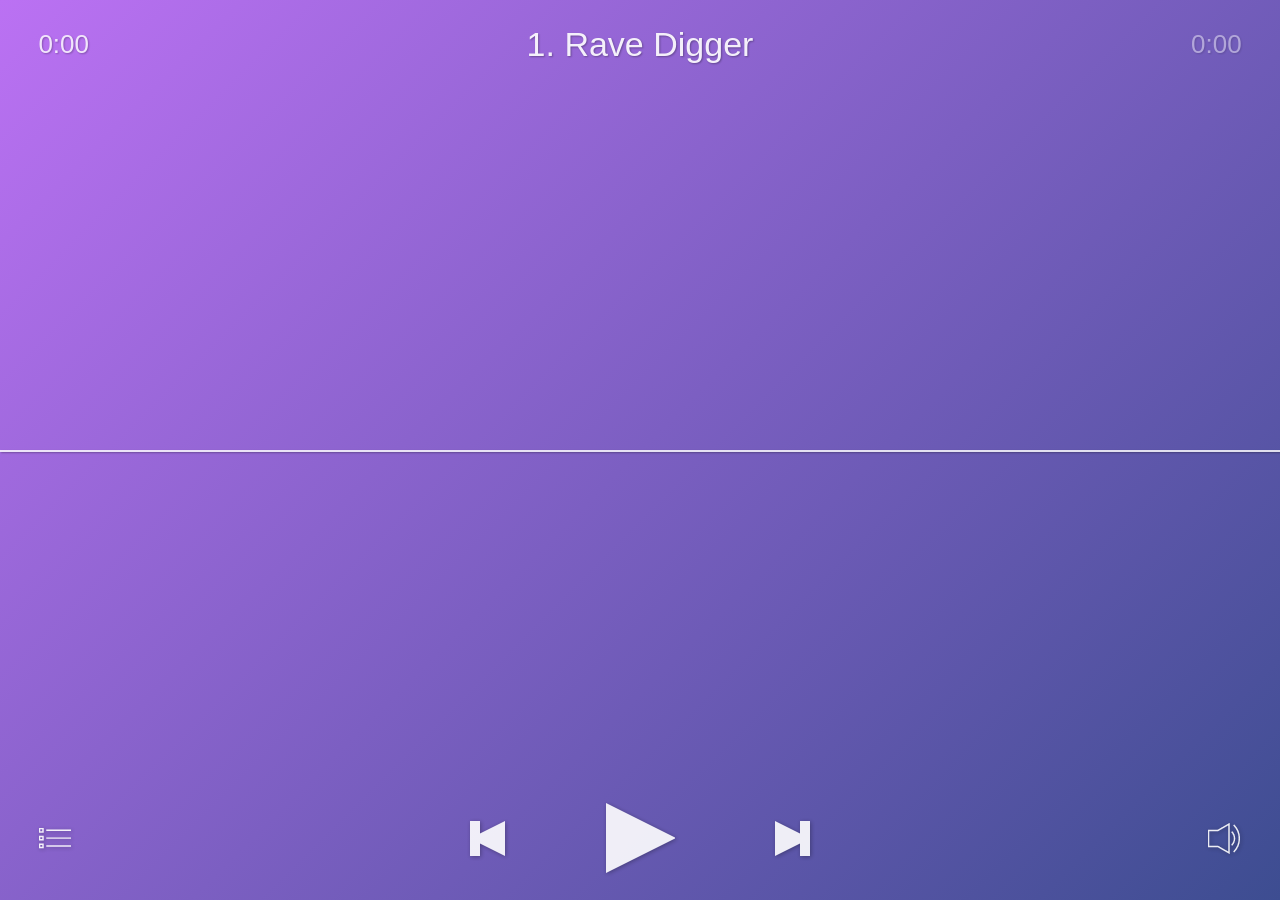
<file: player/index.html>
<!doctype html>
<html lang="en">
<head>
  <meta charset="utf-8">
  <meta name="viewport" content="user-scalable=no">
  <title>Howler.js Audio Player</title>
  <link rel="stylesheet" href="./styles.css">
</head>
<body>
  <!-- Top Info -->
  <div id="title">
    <span id="track"></span>
    <div id="timer">0:00</div>
    <div id="duration">0:00</div>
  </div>

  <!-- Controls -->
  <div class="controlsOuter">
    <div class="controlsInner">
      <div id="loading"></div>
      <div class="btn" id="playBtn"></div>
      <div class="btn" id="pauseBtn"></div>
      <div class="btn" id="prevBtn"></div>
      <div class="btn" id="nextBtn"></div>
    </div>
    <div class="btn" id="playlistBtn"></div>
    <div class="btn" id="volumeBtn"></div>
  </div>

  <!-- Progress -->
  <div id="waveform"></div>
  <div id="bar"></div>
  <div id="progress"></div>

  <!-- Playlist -->
  <div id="playlist">
    <div id="list"></div>
  </div>

  <!-- Volume -->
  <div id="volume" class="fadeout">
    <div id="barFull" class="bar"></div>
    <div id="barEmpty" class="bar"></div>
    <div id="sliderBtn"></div>
  </div>

  <!-- Scripts -->
  <script src="./howler.min.core.js"></script>
  <script src="./siriwave.js"></script>
  <script src="./player.js"></script>
</body>
</html>
</file>
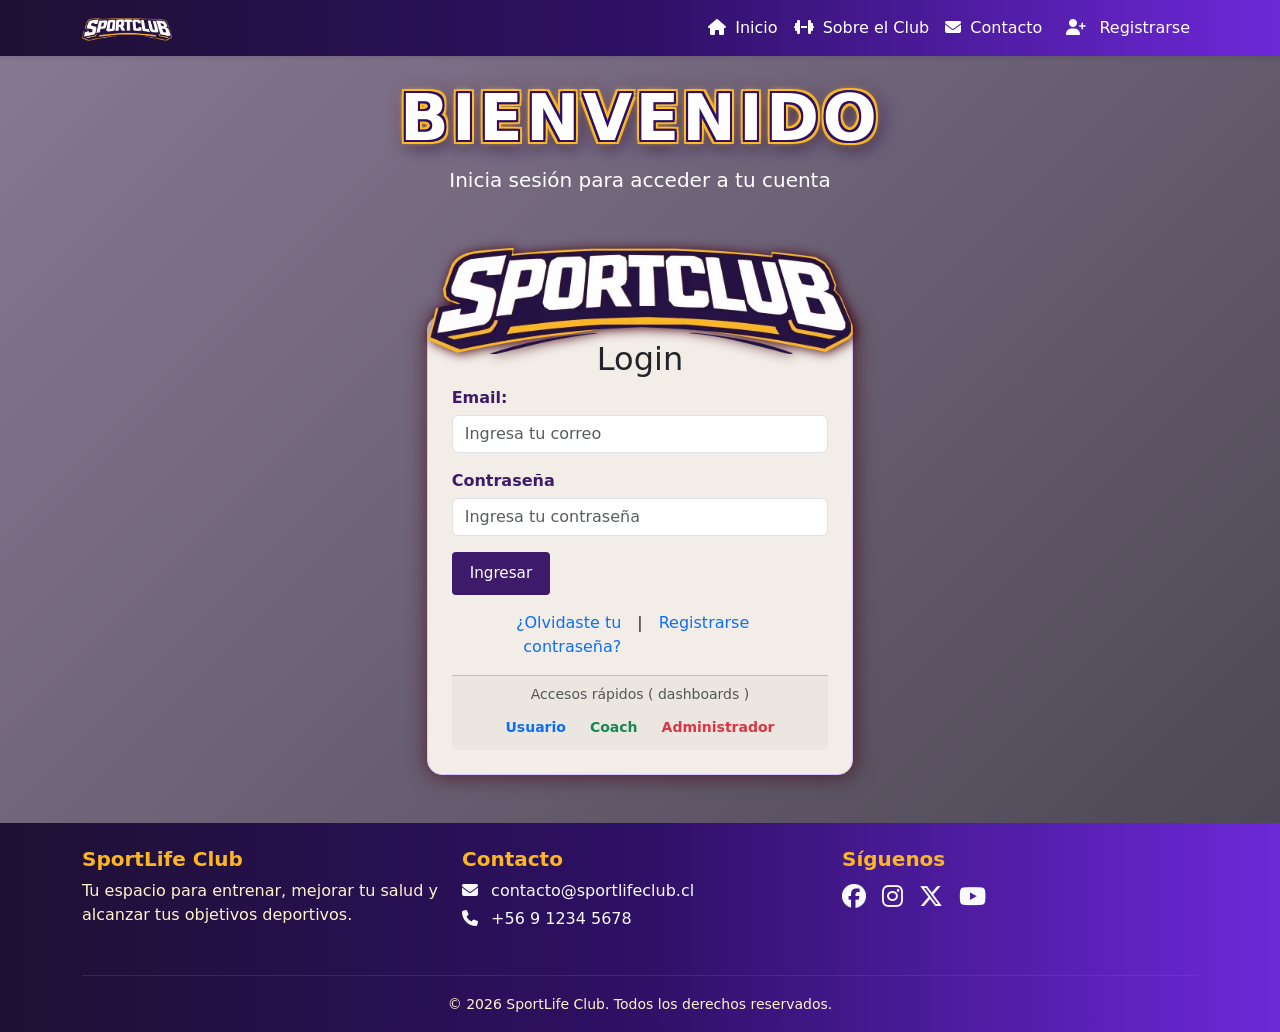
<file: auth/login.html>
<!DOCTYPE html>
<html lang="en">

<head>
  <meta charset="UTF-8">
  <meta name="viewport" content="width=device-width, initial-scale=1.0">
  <link rel="stylesheet" href="https://cdn.jsdelivr.net/npm/bootstrap@5.3.8/dist/css/bootstrap.min.css">
  <link rel="stylesheet" href="../assets/css/global.css">
  <link rel="stylesheet" href="../assets/css/index.css">
  <link rel="stylesheet" href="../assets/css/auth.css">
  <link rel="stylesheet" href="https://cdnjs.cloudflare.com/ajax/libs/font-awesome/6.7.2/css/all.min.css">
  <title>Login</title>
</head>

<body class="d-flex flex-column min-vh-100" id="login-body">

  <header class="sticky-top shadow-sm mb-0 navbar-index">
    <nav class="navbar navbar-expand-lg container">
      <div class="container-fluid">
        <a class="navbar-brand" href="../index.html">
          <img src="../assets/images/logo.webp" alt="logo de la compañia" width="90">
        </a>

        <button class="navbar-toggler" type="button" data-bs-toggle="collapse" data-bs-target="#navbarNav"
          aria-controls="navbarNav" aria-expanded="false" aria-label="Toggle navigation">
          <span class="navbar-toggler-icon"></span>
        </button>

        <div class="collapse navbar-collapse" id="navbarNav">
          <ul class="navbar-nav ms-auto align-items-lg-center">
            <li class="nav-item">
              <a class="nav-link" href="../index.html#">
                <i class="fa-solid fa-house me-1"></i>
                Inicio
              </a>
            </li>

            <li class="nav-item">
              <a class="nav-link" href="../index.html#sobre-el-club">
                <i class="fa-solid fa-dumbbell me-1"></i>
                Sobre el Club
              </a>
            </li>

            <li class="nav-item">
              <a class="nav-link" href="#contacto">
                <i class="fa-solid fa-envelope me-1"></i>
                Contacto
              </a>
            </li>

            <li class="nav-item ms-lg-2">
              <a class="nav-link" href="register.html">
                <i class="fa-solid fa-user-plus me-2"></i>
                Registrarse
              </a>
            </li>
          </ul>
        </div>
      </div>
    </nav>
  </header>

  <main class="flex-grow-1 flex-grow-1 d-flex align-items-center justify-content-center flex-column">
    <div class="container-fluid py-4 mb-5 text-white">
      <div class="container text-center">
        <h3 class="fw-bold display-3 text-uppercase welcome-title">
          Bienvenido
        </h3>
        <p class="mb-0 fs-5">Inicia sesión para acceder a tu cuenta</p>
      </div>
    </div>
    <form action="../dashboards/user.html"
      class="position-relative col-12 col-md-6 col-xl-4 col-xxl-3 card p-4 mt-5 shadow-border"
      style="--bs-card-bg: #f2ede7" id="login" method="get">
      <img src="../assets/images/logo.webp" alt="logo de la compañia" id="auth-brand" class="position-absolute start-50"
        style="top: -15px; transform: translate(-50%, -50%)">
      <h2 class="card-title text-center">Login</h2>
      <div class="input-box">
        <label for="correo">Email:</label>
        <input type="email" name="correo" id="correo" placeholder="Ingresa tu correo" class="form-control">
      </div>
      <div class="input-box">
        <label for="contrasenia">Contraseña</label>
        <input type="password" name="contrasenia" id="contrasenia" placeholder="Ingresa tu contraseña"
          class="form-control">
      </div>
      <div class="submit-box">
        <button type="submit">Ingresar</button>
      </div>
      <div class="my-3 d-grid" style="grid-template-columns: 1fr auto 1fr;">
        <a href="#" class="text-end text-decoration-none pe-3">
          ¿Olvidaste tu contraseña?
        </a>

        <span class="text-center">|</span>

        <a href="register.html" class="text-start text-decoration-none ps-3">
          Registrarse
        </a>
      </div>
      <div class="card-footer text-center">
        <small class="text-muted d-block mb-2">
          Accesos rápidos ( dashboards )
        </small>
        <div class="d-flex justify-content-center gap-2">
          <a href="../dashboards/user.html" class="btn btn-outline-primary btn-sm">
            Usuario
          </a>
          <a href="../dashboards/coach.html" class="btn btn-outline-success btn-sm">
            Coach
          </a>

          <a href="../dashboards/admin.html" class="btn btn-outline-danger btn-sm">
            Administrador
          </a>
        </div>
      </div>
    </form>

  </main>

  <footer class="bg-dark text-light pt-4 pb-3 mt-5" id="contacto">
    <div class="container">
      <div class="row">

        <div class="col-md-4 mb-3">
          <h5 class="fw-bold">SportLife Club</h5>
          <p style="color: var(--bs-warning-bg-subtle);">
            Tu espacio para entrenar, mejorar tu salud y alcanzar tus objetivos deportivos.
          </p>
        </div>
        <div class="col-md-4 mb-3">
          <h5 class="fw-bold">Contacto</h5>
          <p class="mb-1">
            <i class="fa-solid fa-envelope me-2"></i>
            contacto@sportlifeclub.cl
          </p>
          <p class="mb-0">
            <i class="fa-solid fa-phone me-2"></i>
            +56 9 1234 5678
          </p>
        </div>

        <div class="col-md-4 mb-3">
          <h5 class="fw-bold">Síguenos</h5>
          <div class="d-flex gap-3 fs-4">
            <a href="javascript:void(0)" class="text-light">
              <i class="fa-brands fa-facebook"></i>
            </a>
            <a href="javascript:void(0)" class="text-light">
              <i class="fa-brands fa-instagram"></i>
            </a>
            <a href="javascript:void(0)" class="text-light">
              <i class="fa-brands fa-x-twitter"></i>
            </a>
            <a href="javascript:void(0)" class="text-light">
              <i class="fa-brands fa-youtube"></i>
            </a>
          </div>
        </div>

      </div>

      <hr class="border-secondary">

      <div class="text-center" style="color: var(--bs-warning-bg-subtle);">
        <small>
          &copy; 2026 SportLife Club. Todos los derechos reservados.
        </small>
      </div>
    </div>
  </footer>
  <script src="https://cdn.jsdelivr.net/npm/bootstrap@5.3.8/dist/js/bootstrap.min.js"></script>
</body>

</html>
</file>
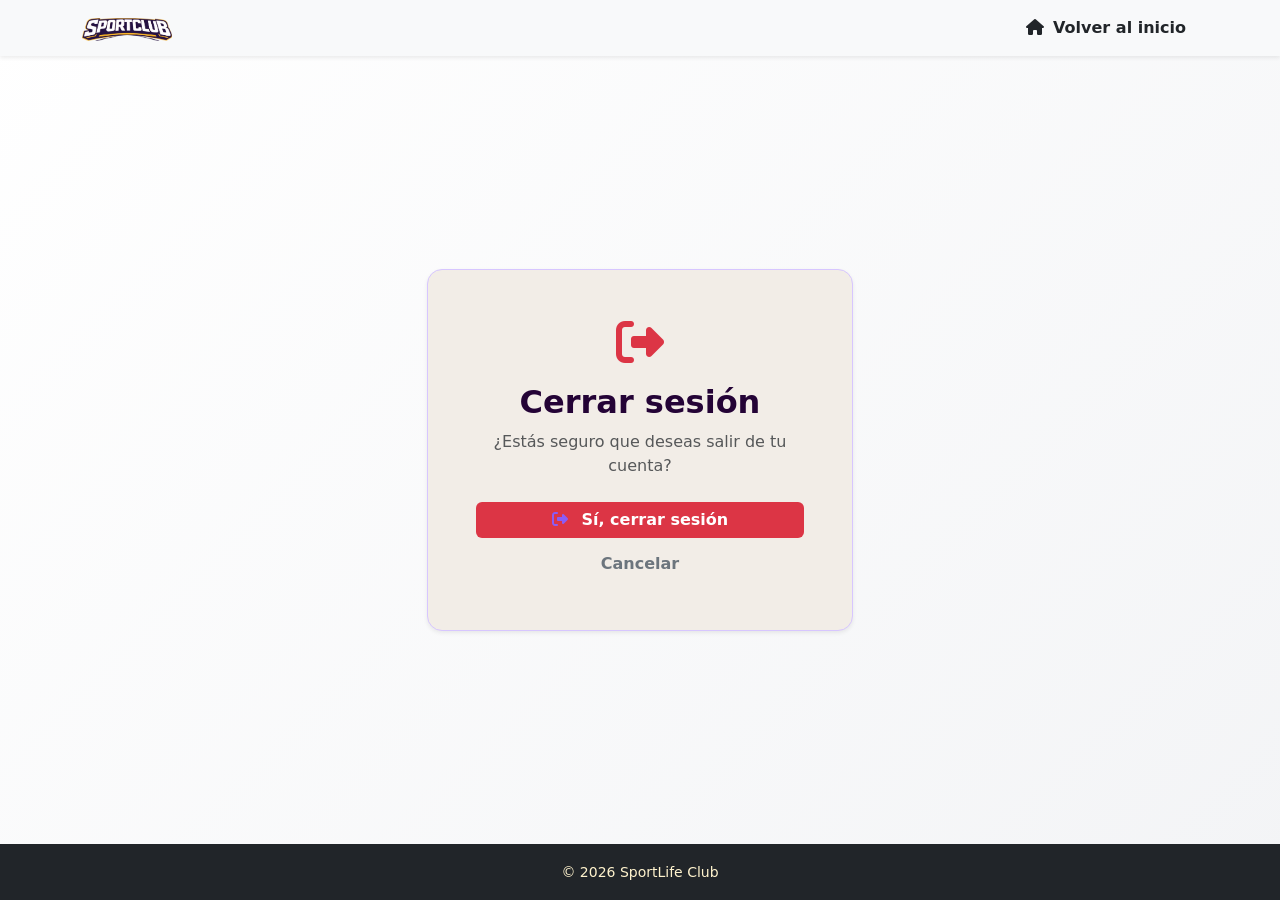
<file: auth/logout.html>
<!DOCTYPE html>
<html lang="en">

<head>
  <meta charset="UTF-8">
  <meta name="viewport" content="width=device-width, initial-scale=1.0">

  <link rel="stylesheet" href="https://cdn.jsdelivr.net/npm/bootstrap@5.3.8/dist/css/bootstrap.min.css">
  <link rel="stylesheet" href="../assets/css/global.css">
  <link rel="stylesheet" href="../assets/css/auth.css">
  <link rel="stylesheet" href="https://cdnjs.cloudflare.com/ajax/libs/font-awesome/6.7.2/css/all.min.css">

  <title>Cerrar sesión</title>
</head>

<body class="d-flex flex-column min-vh-100">

  <!-- HEADER -->
  <header class="bg-body-tertiary sticky-top shadow-sm mb-0">
    <nav class="navbar navbar-expand-lg bg-body-tertiary container">
      <div class="container-fluid">

        <a class="navbar-brand" href="../index.html">
          <img src="../assets/images/logo.webp" alt="logo de la compañia" width="90">
        </a>

        <div class="ms-auto">
          <a class="btn btn-outline-dark" href="../index.html">
            <i class="fa-solid fa-house me-1"></i>
            Volver al inicio
          </a>
        </div>

      </div>
    </nav>
  </header>

  <!-- MAIN -->
  <main class="flex-grow-1 d-flex align-items-center justify-content-center">

    <div class="card p-5 text-center col-12 col-md-6 col-lg-4 shadow-sm"
      style="--bs-card-bg: #f2ede7">

      <div class="mb-3">
        <i class="fa-solid fa-right-from-bracket fa-3x text-danger"></i>
      </div>

      <h2 class="fw-bold">Cerrar sesión</h2>

      <p class="text-muted mb-4">
        ¿Estás seguro que deseas salir de tu cuenta?
      </p>

      <div class="d-grid gap-2">

        <a href="../index.html" class="btn btn-danger">
          <i class="fa-solid fa-right-from-bracket me-2"></i>
          Sí, cerrar sesión
        </a>

        <a href="../dashboards/user.html" class="btn btn-outline-secondary">
          Cancelar
        </a>

      </div>

    </div>

  </main>

  <!-- FOOTER -->
  <footer class="bg-dark text-light py-3 mt-auto text-center">
    <small style="color: var(--bs-warning-bg-subtle);">
      &copy; 2026 SportLife Club
    </small>
  </footer>

  <script src="https://cdn.jsdelivr.net/npm/bootstrap@5.3.8/dist/js/bootstrap.bundle.min.js"></script>
</body>

</html>
</file>
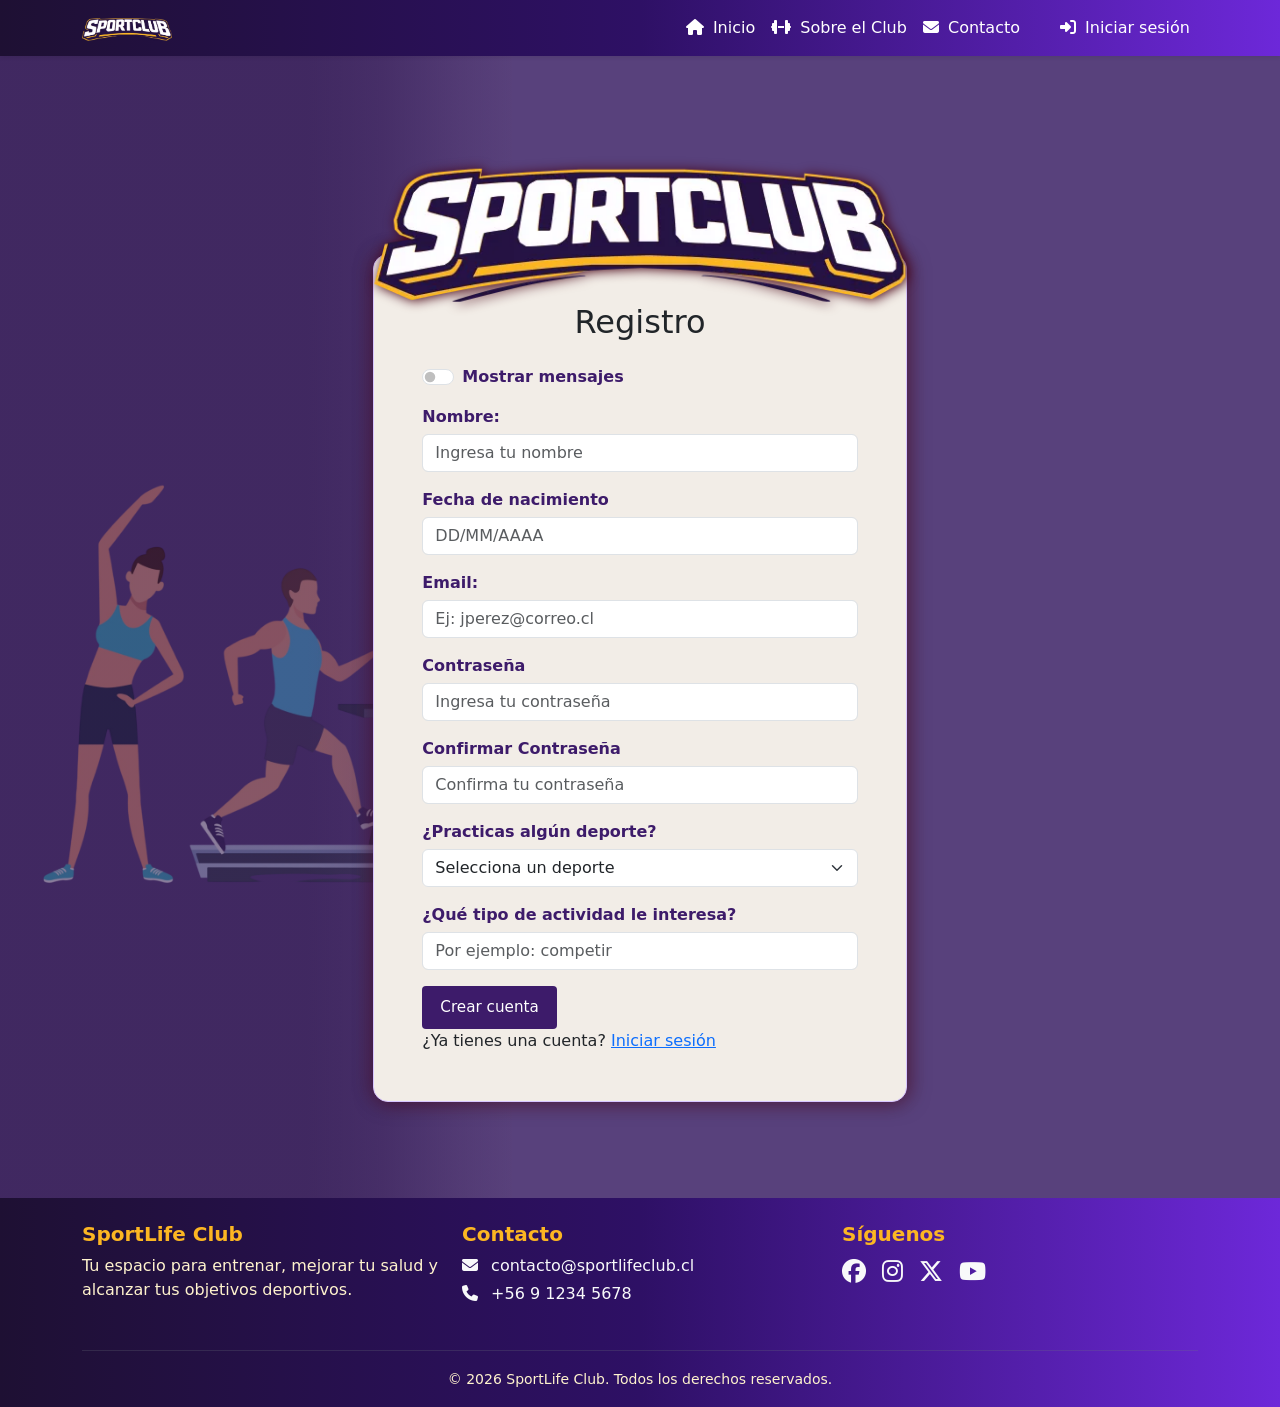
<file: auth/register.html>
<!DOCTYPE html>
<html lang="es|">

<head>
  <meta charset="UTF-8">
  <meta name="viewport" content="width=device-width, initial-scale=1.0">
  <link rel="stylesheet" href="https://cdn.jsdelivr.net/npm/bootstrap@5.3.8/dist/css/bootstrap.min.css">
  <link rel="stylesheet" href="../assets/css/global.css">
  <link rel="stylesheet" href="../assets/css/index.css">
  <link rel="stylesheet" href="../assets/css/auth.css">
  <link rel="stylesheet" href="https://cdnjs.cloudflare.com/ajax/libs/font-awesome/6.7.2/css/all.min.css">
  <title>Registro | SportLife</title>
</head>

<body class="d-flex flex-column min-vh-100" id="register-body">
  <header class="sticky-top shadow-sm navbar-index" style="margin-bottom: 150px !important;">
    <nav class="navbar navbar-expand-lg container">
      <div class="container-fluid">
        <a class="navbar-brand" href="../index.html">
          <img src="../assets/images/logo.webp" alt="logo de la compañia" width="90">
        </a>

        <button class="navbar-toggler" type="button" data-bs-toggle="collapse" data-bs-target="#navbarNav"
          aria-controls="navbarNav" aria-expanded="false" aria-label="Toggle navigation">
          <span class="navbar-toggler-icon"></span>
        </button>

        <div class="collapse navbar-collapse" id="navbarNav">
          <ul class="navbar-nav ms-auto align-items-lg-center">
            <li class="nav-item">
              <a class="nav-link" href="../index.html#">
                <i class="fa-solid fa-house me-1"></i>
                Inicio
              </a>
            </li>

            <li class="nav-item">
              <a class="nav-link" href="../index.html#sobre-el-club">
                <i class="fa-solid fa-dumbbell me-1"></i>
                Sobre el Club
              </a>
            </li>

            <li class="nav-item">
              <a class="nav-link" href="#contacto">
                <i class="fa-solid fa-envelope me-1"></i>
                Contacto
              </a>
            </li>
            <li class="nav-item ms-lg-4">
              <a class="nav-link" href="./login.html">
                <i class="fa-solid fa-right-to-bracket me-1"></i>
                Iniciar sesión
              </a>
            </li>
          </ul>
        </div>
      </div>
    </nav>
  </header>
  <main class="py-5">

    <div class="position-relative col-12 col-md-6 col-xl-5 col-xxl-4 card p-3 pt-4 p-xl-5 mx-auto shadow-border"
      style="--bs-card-bg: #f2ede7">
      <img src="../assets/images/logo.webp" alt="logo de la compañia" id="auth-brand" class="position-absolute start-50"
        style="top: -20px; transform: translate(-50%, -50%)">

      <h2 class="card-title text-center">Registro</h2>
      <div class="form-check form-switch my-3">
        <input class="form-check-input" type="checkbox" id="demo-validation">
        <label class="form-check-label" for="demo-validation">
          Mostrar mensajes
        </label>
      </div>
      <div class="alert alert-success success-feedback mt-3 is-valid d-none">
        Usuario registrado correctamente.
      </div>
      <form action="#" onsubmit="return false;" class="w-100">

        <div class="input-box">
          <label for="correo">Nombre:</label>
          <input type="name" name="correo" id="correo" placeholder="Ingresa tu nombre" class="form-control">

          <span class="text-danger small mt-1 invalid-feedback"><i class="fa-solid fa-user-xmark me-1"></i> El nombre
            debe tener al menos 3 caracteres</span>
        </div>
        <div class="input-box">
          <label for="nacimiento">Fecha de nacimiento</label>
          <input type="text" id="nacimiento" name="nacimiento" placeholder="DD/MM/AAAA" onfocus="this.type='date'"
            onblur="if(!this.value)this.type='text'" class="form-control">
          <span class="text-danger small mt-1 invalid-feedback"><i class="fa-solid fa-calendar-xmark me-1"></i> Fecha
            inválida</span>
        </div>

        <div class="input-box">
          <label for="correo">Email:</label>
          <input type="email" name="correo" id="correo" placeholder="Ej: jperez@correo.cl" class="form-control">
          <span class="text-danger small mt-1 invalid-feedback"><i class="fa-solid fa-envelope me-1"></i> Correo
            inválido</span>
        </div>

        <div class="input-box">
          <label for="contrasenia">Contraseña</label>
          <input type="password" name="contrasenia" id="contrasenia" placeholder="Ingresa tu contraseña"
            class="form-control">
        </div>

        <div class="input-box">
          <label for="contrasenia2">Confirmar Contraseña</label>
          <input type="password" name="contrasenia2" id="contrasenia2" placeholder="Confirma tu contraseña"
            class="form-control">
          <span class="text-danger small mt-1 invalid-feedback"><i class="fa-solid fa-triangle-exclamation me-1"></i>
            Las contraseñas no coinciden</span>
        </div>
        <div class="input-box">
          <label for="deporte">¿Practicas algún deporte?</label>

          <select name="deporte" id="deporte" class="form-select">
            <option value="" disabled selected>
              Selecciona un deporte
            </option>

            <option value="futbol">Fútbol</option>
            <option value="basketball">Basketball</option>
            <option value="tenis">Tenis</option>
            <option value="running">Running</option>
            <option value="natacion">Natación</option>
            <option value="ciclismo">Ciclismo</option>
            <option value="gym">Gimnasio</option>
            <option value="voleibol">Voleibol</option>
            <option value="padel">Pádel</option>
            <option value="ninguno">Ninguno</option>
          </select>
        </div>

        <div class="input-box">
          <label for="actividad">¿Qué tipo de actividad le interesa?</label>
          <input type="name" name="actividad" id="correo" placeholder="Por ejemplo: competir" class="form-control">
        </div>

        <div class="submit-box">
          <button type="submit">Crear cuenta</button>
        </div>
        <div class="links-box">
          <span>¿Ya tienes una cuenta? <a href="./login.html">Iniciar sesión</a></span>
        </div>
      </form>

    </div>

  </main>
  <footer class="bg-dark text-light pt-4 pb-3 mt-5" id="contacto">
    <div class="container">
      <div class="row">

        <div class="col-md-4 mb-3">
          <h5 class="fw-bold">SportLife Club</h5>
          <p style="color: var(--bs-warning-bg-subtle);">
            Tu espacio para entrenar, mejorar tu salud y alcanzar tus objetivos deportivos.
          </p>
        </div>
        <div class="col-md-4 mb-3">
          <h5 class="fw-bold">Contacto</h5>
          <p class="mb-1">
            <i class="fa-solid fa-envelope me-2"></i>
            contacto@sportlifeclub.cl
          </p>
          <p class="mb-0">
            <i class="fa-solid fa-phone me-2"></i>
            +56 9 1234 5678
          </p>
        </div>

        <div class="col-md-4 mb-3">
          <h5 class="fw-bold">Síguenos</h5>
          <div class="d-flex gap-3 fs-4">
            <a href="javascript:void(0)" class="text-light">
              <i class="fa-brands fa-facebook"></i>
            </a>
            <a href="javascript:void(0)" class="text-light">
              <i class="fa-brands fa-instagram"></i>
            </a>
            <a href="javascript:void(0)" class="text-light">
              <i class="fa-brands fa-x-twitter"></i>
            </a>
            <a href="javascript:void(0)" class="text-light">
              <i class="fa-brands fa-youtube"></i>
            </a>
          </div>
        </div>

      </div>

      <hr class="border-secondary">

      <div class="text-center" style="color: var(--bs-warning-bg-subtle);">
        <small>
          &copy; 2026 SportLife Club. Todos los derechos reservados.
        </small>
      </div>
    </div>
  </footer>
  <script src="https://cdn.jsdelivr.net/npm/bootstrap@5.3.8/dist/js/bootstrap.min.js"></script>
</body>

</html>
</file>
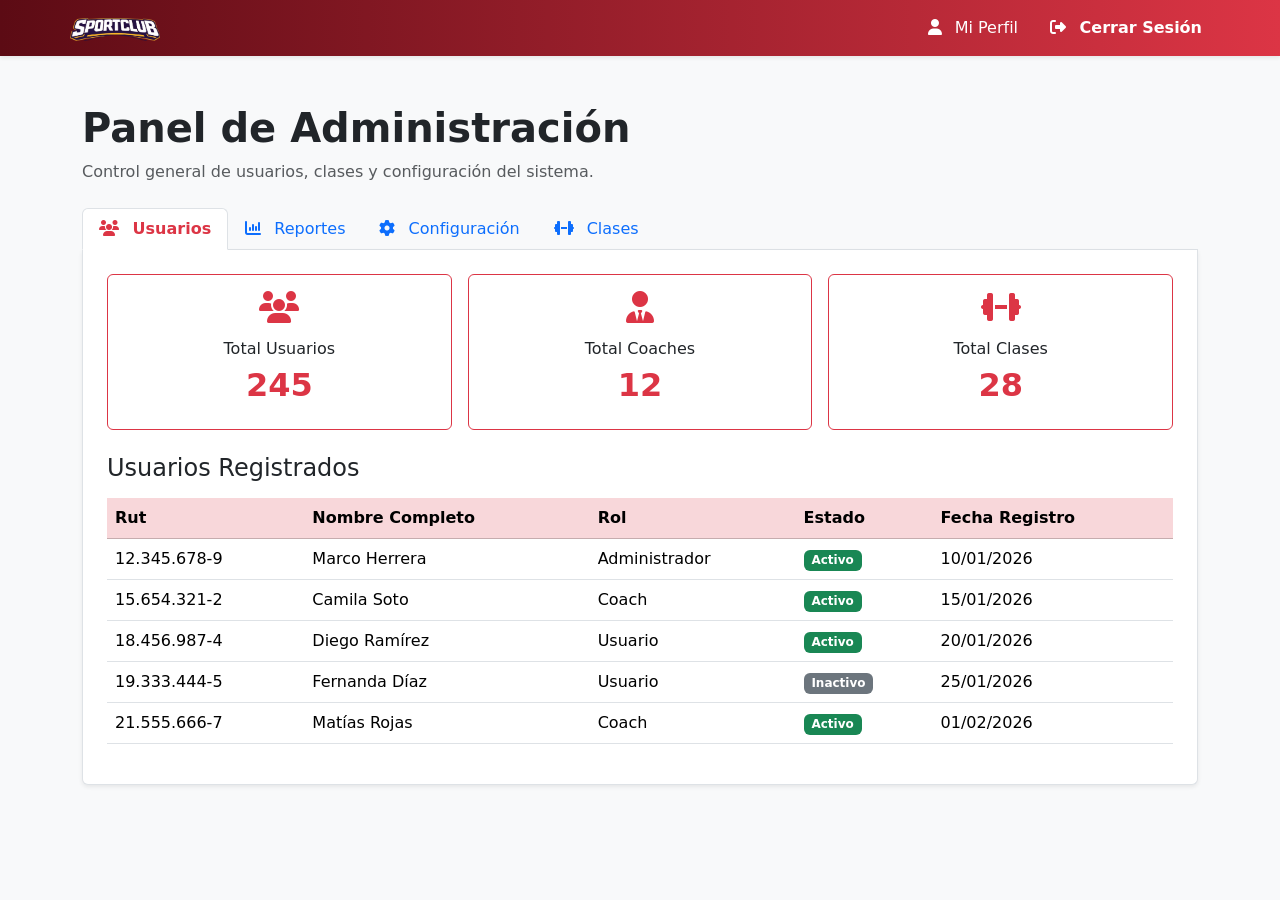
<file: dashboards/admin.html>
<!DOCTYPE html>
<html lang="es">

<head>
  <meta charset="UTF-8">
  <meta name="viewport" content="width=device-width, initial-scale=1.0">
  <!-- Favicon -->
  <link rel="icon" type="image/png" href="../assets/favicon/favicon-96x96.png" sizes="96x96" />
  <link rel="icon" type="image/svg+xml" href="../assets/favicon/favicon.svg" />
  <link rel="shortcut icon" href="../assets/favicon/favicon.ico" />
  <link rel="apple-touch-icon" sizes="180x180" href="../assets/favicon/apple-touch-icon.png" />
  <meta name="apple-mobile-web-app-title" content="SportLife" />
  <link rel="manifest" href="../assets/favicon/site.webmanifest" />

  <link rel="stylesheet" href="https://cdn.jsdelivr.net/npm/bootstrap@5.3.8/dist/css/bootstrap.min.css">
  <link rel="stylesheet" href="https://cdnjs.cloudflare.com/ajax/libs/font-awesome/6.7.2/css/all.min.css">


  <title>Dashboard Administrador</title>

  <style>
    :root {
      --admin-primary: #dc3545;
      --admin-secondary: #b02a37;
      --admin-dark: #5c0b14;
    }

    body {
      background-color: #f8f9fa;
    }

    .navbar-admin {
      background: linear-gradient(90deg,
          var(--admin-dark),
          var(--admin-primary));
    }

    .nav-tabs .nav-link.active {
      color: var(--admin-primary);
      font-weight: 600;
    }

    .stat-card {
      transition: .3s ease;
    }

    .stat-card:hover {
      transform: translateY(-5px);
    }

    .quick-action {
      min-height: 150px;
    }
  </style>

</head>

<body>

  <!-- HEADER -->
  <header class="sticky-top shadow-sm navbar-admin">

    <nav class="navbar navbar-expand-lg container">

      <a class="navbar-brand" href="../index.html">
        <img src="../assets/images/logo.webp" alt="logo" width="90">
      </a>

      <button class="navbar-toggler bg-light" data-bs-toggle="collapse" data-bs-target="#navbarAdmin">

        <span class="navbar-toggler-icon"></span>

      </button>

      <div class="collapse navbar-collapse" id="navbarAdmin">

        <ul class="navbar-nav ms-auto">

          <li class="nav-item">
            <a href="#" class="nav-link text-white">
              <i class="fa-solid fa-user me-2"></i>
              Mi Perfil
            </a>
          </li>

          <li class="nav-item ms-lg-3">
            <a href="../auth/logout.html" class="nav-link text-white fw-bold">
              <i class="fa-solid fa-right-from-bracket me-2"></i>
              Cerrar Sesión
            </a>
          </li>

        </ul>

      </div>

    </nav>

  </header>

  <main class="container py-5">

    <div class="mb-4">

      <h1 class="fw-bold">
        Panel de Administración
      </h1>

      <p class="text-muted mb-0">
        Control general de usuarios, clases y configuración del sistema.
      </p>

    </div>

    <!-- NAV TABS -->
    <ul class="nav nav-tabs" role="tablist">

      <li class="nav-item">
        <button class="nav-link active" data-bs-toggle="tab" data-bs-target="#usuarios">

          <i class="fa-solid fa-users me-2"></i>
          Usuarios

        </button>
      </li>

      <li class="nav-item">
        <button class="nav-link" data-bs-toggle="tab" data-bs-target="#reportes">

          <i class="fa-solid fa-chart-column me-2"></i>
          Reportes

        </button>
      </li>

      <li class="nav-item">
        <button class="nav-link" data-bs-toggle="tab" data-bs-target="#configuracion">

          <i class="fa-solid fa-gear me-2"></i>
          Configuración

        </button>
      </li>

      <li class="nav-item">
        <button class="nav-link" data-bs-toggle="tab" data-bs-target="#clases">

          <i class="fa-solid fa-dumbbell me-2"></i>
          Clases

        </button>
      </li>

    </ul>

    <div class="tab-content border border-top-0 rounded-bottom p-4 bg-white shadow-sm">

      <!-- USUARIOS -->
      <div class="tab-pane fade show active" id="usuarios">

        <div class="row g-3 mb-4">

          <div class="col-md-4">

            <div class="card border-danger stat-card">

              <div class="card-body text-center">

                <i class="fa-solid fa-users fa-2x text-danger mb-3"></i>

                <h6>Total Usuarios</h6>

                <h2 class="fw-bold text-danger">
                  245
                </h2>

              </div>

            </div>

          </div>

          <div class="col-md-4">

            <div class="card border-danger stat-card">

              <div class="card-body text-center">

                <i class="fa-solid fa-user-tie fa-2x text-danger mb-3"></i>

                <h6>Total Coaches</h6>

                <h2 class="fw-bold text-danger">
                  12
                </h2>

              </div>

            </div>

          </div>

          <div class="col-md-4">

            <div class="card border-danger stat-card">

              <div class="card-body text-center">

                <i class="fa-solid fa-dumbbell fa-2x text-danger mb-3"></i>

                <h6>Total Clases</h6>

                <h2 class="fw-bold text-danger">
                  28
                </h2>

              </div>

            </div>

          </div>

        </div>

        <h4 class="mb-3">
          Usuarios Registrados
        </h4>

        <div class="table-responsive">

          <table class="table table-hover align-middle">

            <thead class="table-danger">

              <tr>
                <th>Rut</th>
                <th>Nombre Completo</th>
                <th>Rol</th>
                <th>Estado</th>
                <th>Fecha Registro</th>
              </tr>

            </thead>

            <tbody>

              <tr>
                <td>12.345.678-9</td>
                <td>Marco Herrera</td>
                <td>Administrador</td>
                <td>
                  <span class="badge text-bg-success">
                    Activo
                  </span>
                </td>
                <td>10/01/2026</td>
              </tr>

              <tr>
                <td>15.654.321-2</td>
                <td>Camila Soto</td>
                <td>Coach</td>
                <td>
                  <span class="badge text-bg-success">
                    Activo
                  </span>
                </td>
                <td>15/01/2026</td>
              </tr>

              <tr>
                <td>18.456.987-4</td>
                <td>Diego Ramírez</td>
                <td>Usuario</td>
                <td>
                  <span class="badge text-bg-success">
                    Activo
                  </span>
                </td>
                <td>20/01/2026</td>
              </tr>

              <tr>
                <td>19.333.444-5</td>
                <td>Fernanda Díaz</td>
                <td>Usuario</td>
                <td>
                  <span class="badge text-bg-secondary">
                    Inactivo
                  </span>
                </td>
                <td>25/01/2026</td>
              </tr>

              <tr>
                <td>21.555.666-7</td>
                <td>Matías Rojas</td>
                <td>Coach</td>
                <td>
                  <span class="badge text-bg-success">
                    Activo
                  </span>
                </td>
                <td>01/02/2026</td>
              </tr>

            </tbody>

          </table>

        </div>

      </div>

      <!-- REPORTES -->
      <div class="tab-pane fade" id="reportes">

        <div class="row g-4">

          <div class="col-lg-4">

            <div class="list-group shadow-sm">

              <div class="list-group-item active bg-danger border-danger">

                <i class="fa-solid fa-ranking-star me-2"></i>
                Clases Más Solicitadas

              </div>

              <div class="list-group-item">
                <i class="fa-solid fa-dumbbell me-2 text-danger"></i>
                Cross Training
              </div>

              <div class="list-group-item">
                <i class="fa-solid fa-bolt me-2 text-danger"></i>
                HIIT Power
              </div>

              <div class="list-group-item">
                <i class="fa-solid fa-heart-pulse me-2 text-danger"></i>
                Yoga Flow
              </div>

            </div>

          </div>

          <div class="col-lg-4">

            <div class="card text-center shadow-sm">

              <div class="card-body">

                <i class="fa-solid fa-user-check fa-3x text-success mb-3"></i>

                <h5>Usuarios Activos</h5>

                <h1 class="fw-bold text-success">
                  218
                </h1>

              </div>

            </div>

          </div>

          <div class="col-lg-4">

            <div class="card text-center shadow-sm">

              <div class="card-body">

                <i class="fa-solid fa-calendar-check fa-3x text-danger mb-3"></i>

                <h5>Reservas del Día</h5>

                <h1 class="fw-bold text-danger">
                  47
                </h1>

              </div>

            </div>

          </div>

        </div>

      </div>

      <!-- CONFIGURACION -->
      <div class="tab-pane fade" id="configuracion">

        <div class="row g-3">

          <div class="col-md-4">

            <button class="btn btn-danger w-100 quick-action">

              <i class="fa-solid fa-user-plus fa-3x d-block mb-3"></i>

              Crear Usuario

            </button>

          </div>

          <div class="col-md-4">

            <button class="btn btn-outline-danger w-100 quick-action">

              <i class="fa-solid fa-pen-to-square fa-3x d-block mb-3"></i>

              Editar Sistema

            </button>

          </div>

          <div class="col-md-4">

            <button class="btn btn-dark w-100 quick-action">

              <i class="fa-solid fa-gears fa-3x d-block mb-3"></i>

              Configuración

            </button>

          </div>

        </div>

      </div>

      <!-- CLASES -->
      <div class="tab-pane fade" id="clases">

        <h4 class="mb-3">
          Gestión de Clases
        </h4>

        <div class="list-group">

          <div class="list-group-item d-flex justify-content-between">
            <span>Cross Training</span>
            <span class="badge text-bg-danger">35 inscritos</span>
          </div>

          <div class="list-group-item d-flex justify-content-between">
            <span>HIIT Power</span>
            <span class="badge text-bg-danger">28 inscritos</span>
          </div>

          <div class="list-group-item d-flex justify-content-between">
            <span>Yoga Flow</span>
            <span class="badge text-bg-danger">24 inscritos</span>
          </div>

          <div class="list-group-item d-flex justify-content-between">
            <span>Spinning</span>
            <span class="badge text-bg-danger">19 inscritos</span>
          </div>

          <div class="list-group-item d-flex justify-content-between">
            <span>Funcional</span>
            <span class="badge text-bg-danger">22 inscritos</span>
          </div>

        </div>

      </div>

    </div>

  </main>

  <script src="https://cdn.jsdelivr.net/npm/bootstrap@5.3.8/dist/js/bootstrap.bundle.min.js"></script>

</body>

</html>
</file>
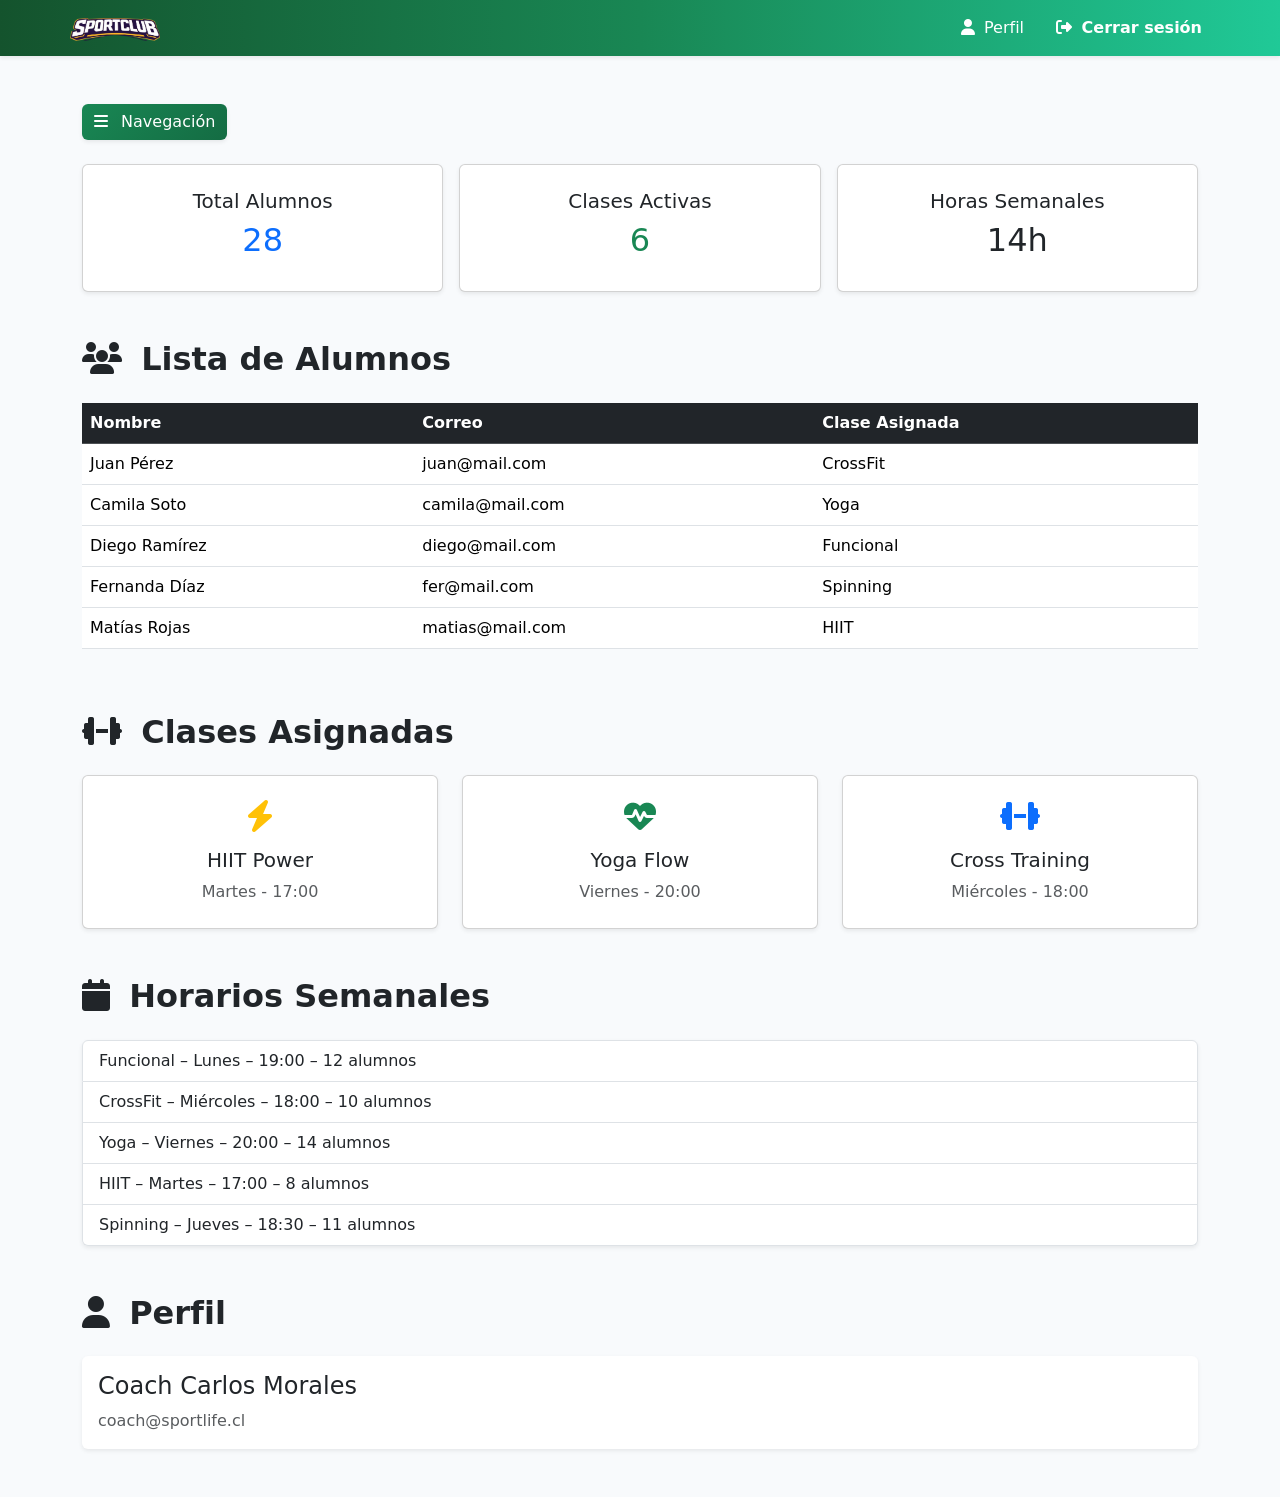
<file: dashboards/coach.html>
<!DOCTYPE html>
<html lang="es">

<head>
  <meta charset="UTF-8">
  <meta name="viewport" content="width=device-width, initial-scale=1.0">

  <!-- Bootstrap -->
  <link rel="stylesheet" href="https://cdn.jsdelivr.net/npm/bootstrap@5.3.8/dist/css/bootstrap.min.css">

  <!-- Font Awesome -->
  <link rel="stylesheet" href="https://cdnjs.cloudflare.com/ajax/libs/font-awesome/6.7.2/css/all.min.css">

  <title>Dashboard Coach</title>

  <style>
    html {
      scroll-behavior: smooth;
    }

    section {
      scroll-margin-top: 100px;
    }

    body {
      background: #f8fafc;
    }

    .navbar-user {
      background: linear-gradient(
        90deg,
        #14532d,
        #198754,
        #20c997
      );
    }

    .navbar-user .nav-link {
      color: #fff;
    }
  </style>

</head>

<body>

  <!-- HEADER -->
  <header class="sticky-top shadow-sm navbar-user">

    <nav class="navbar navbar-expand-lg container">

      <a class="navbar-brand" href="../index.html">
        <img
          src="../assets/images/logo.webp"
          alt="Logo"
          width="90">
      </a>

      <button
        class="navbar-toggler"
        type="button"
        data-bs-toggle="collapse"
        data-bs-target="#nav">

        <span class="navbar-toggler-icon"></span>

      </button>

      <div class="collapse navbar-collapse" id="nav">

        <ul class="navbar-nav ms-auto">

          <li class="nav-item">
            <a class="nav-link" href="#perfil">
              <i class="fa-solid fa-user me-1"></i>
              Perfil
            </a>
          </li>

          <li class="nav-item ms-lg-3">
            <a class="nav-link fw-bold" href="#">
              <i class="fa-solid fa-right-from-bracket me-1"></i>
              Cerrar sesión
            </a>
          </li>

        </ul>

      </div>

    </nav>

  </header>

  <main class="container py-5">

    <!-- BOTÓN OFFCANVAS -->
    <div class="mb-4">

      <button
        class="btn text-white shadow-sm"
        style="
          background:linear-gradient(
          135deg,
          #198754,
          #146c43
          );
          border:none;
        "
        type="button"
        data-bs-toggle="offcanvas"
        data-bs-target="#coachMenu">

        <i class="fa-solid fa-bars me-2"></i>
        Navegación

      </button>

    </div>

    <!-- OFFCANVAS -->
    <div
      class="offcanvas offcanvas-start"
      tabindex="-1"
      id="coachMenu">

      <div
        class="offcanvas-header text-white"
        style="
          background:linear-gradient(
          135deg,
          #146c43,
          #198754,
          #20c997
          );
        ">

        <h5 class="offcanvas-title fw-bold">
          <i class="fa-solid fa-dumbbell me-2"></i>
          Dashboard Coach
        </h5>

        <button
          type="button"
          class="btn-close btn-close-white"
          data-bs-dismiss="offcanvas">
        </button>

      </div>

      <div class="offcanvas-body p-0">

        <div class="list-group list-group-flush">

          <a href="#inicio" class="list-group-item list-group-item-action py-3">
            <i class="fa-solid fa-house me-2 text-success"></i>
            Inicio
          </a>

          <a href="#alumnos" class="list-group-item list-group-item-action py-3">
            <i class="fa-solid fa-users me-2 text-success"></i>
            Alumnos
          </a>

          <a href="#clases" class="list-group-item list-group-item-action py-3">
            <i class="fa-solid fa-dumbbell me-2 text-success"></i>
            Clases
          </a>

          <a href="#horarios" class="list-group-item list-group-item-action py-3">
            <i class="fa-solid fa-calendar me-2 text-success"></i>
            Horarios
          </a>

        </div>

      </div>

    </div>

    <!-- INICIO -->
    <section id="inicio" class="mb-5">
      <div class="row g-3">

        <div class="col-12 col-md-4">
          <div class="card shadow-sm text-center p-4">
            <h5>Total Alumnos</h5>
            <h2 class="text-primary">28</h2>
          </div>
        </div>

        <div class="col-12 col-md-4">
          <div class="card shadow-sm text-center p-4">
            <h5>Clases Activas</h5>
            <h2 class="text-success">6</h2>
          </div>
        </div>

        <div class="col-12 col-md-4">
          <div class="card shadow-sm text-center p-4">
            <h5>Horas Semanales</h5>
            <h2>14h</h2>
          </div>
        </div>

      </div>

    </section>

    <!-- ALUMNOS -->
    <section id="alumnos" class="mb-5">

      <h2 class="fw-bold mb-4">
        <i class="fa-solid fa-users me-2"></i>
        Lista de Alumnos
      </h2>

      <div class="table-responsive">

        <table class="table table-hover">

          <thead class="table-dark">

            <tr>
              <th>Nombre</th>
              <th>Correo</th>
              <th>Clase Asignada</th>
            </tr>

          </thead>

          <tbody>

            <tr>
              <td>Juan Pérez</td>
              <td>juan@mail.com</td>
              <td>CrossFit</td>
            </tr>

            <tr>
              <td>Camila Soto</td>
              <td>camila@mail.com</td>
              <td>Yoga</td>
            </tr>

            <tr>
              <td>Diego Ramírez</td>
              <td>diego@mail.com</td>
              <td>Funcional</td>
            </tr>

            <tr>
              <td>Fernanda Díaz</td>
              <td>fer@mail.com</td>
              <td>Spinning</td>
            </tr>

            <tr>
              <td>Matías Rojas</td>
              <td>matias@mail.com</td>
              <td>HIIT</td>
            </tr>

          </tbody>

        </table>

      </div>

    </section>

    <!-- CLASES -->
    <section id="clases" class="mb-5">

      <h2 class="fw-bold mb-4">
        <i class="fa-solid fa-dumbbell me-2"></i>
        Clases Asignadas
      </h2>

      <div class="row g-4">

        <div class="col-12 col-md-4">

          <div class="card shadow-sm text-center p-4">

            <i class="fa-solid fa-bolt text-warning fa-2x mb-3"></i>

            <h5>HIIT Power</h5>

            <p class="text-muted mb-0">
              Martes - 17:00
            </p>

          </div>

        </div>

        <div class="col-12 col-md-4">

          <div class="card shadow-sm text-center p-4">

            <i class="fa-solid fa-heart-pulse text-success fa-2x mb-3"></i>

            <h5>Yoga Flow</h5>

            <p class="text-muted mb-0">
              Viernes - 20:00
            </p>

          </div>

        </div>

        <div class="col-12 col-md-4">

          <div class="card shadow-sm text-center p-4">

            <i class="fa-solid fa-dumbbell text-primary fa-2x mb-3"></i>

            <h5>Cross Training</h5>

            <p class="text-muted mb-0">
              Miércoles - 18:00
            </p>

          </div>

        </div>

      </div>

    </section>

    <!-- HORARIOS -->
    <section id="horarios" class="mb-5">

      <h2 class="fw-bold mb-4">
        <i class="fa-solid fa-calendar me-2"></i>
        Horarios Semanales
      </h2>

      <div class="list-group shadow-sm">

        <div class="list-group-item">
          Funcional – Lunes – 19:00 – 12 alumnos
        </div>

        <div class="list-group-item">
          CrossFit – Miércoles – 18:00 – 10 alumnos
        </div>

        <div class="list-group-item">
          Yoga – Viernes – 20:00 – 14 alumnos
        </div>

        <div class="list-group-item">
          HIIT – Martes – 17:00 – 8 alumnos
        </div>

        <div class="list-group-item">
          Spinning – Jueves – 18:30 – 11 alumnos
        </div>

      </div>

    </section>

    <!-- PERFIL -->
    <section id="perfil">

      <h2 class="fw-bold mb-4">
        <i class="fa-solid fa-user me-2"></i>
        Perfil
      </h2>

      <div class="card shadow-sm border-0">

        <div class="card-body">

          <h4>Coach Carlos Morales</h4>

          <p class="text-muted mb-0">
            coach@sportlife.cl
          </p>

        </div>

      </div>

    </section>

  </main>

  <script src="https://cdn.jsdelivr.net/npm/bootstrap@5.3.8/dist/js/bootstrap.bundle.min.js"></script>

</body>

</html>
</file>
<file: player/styles.css>
html {
  width: 100%;
  height: 100%;  
  overflow: hidden;
  padding: 0;
  margin: 0;
  outline: 0;
}

body {
  width: 100%;
  height: 100%;
  padding: 0;
  margin: 0;
  overflow: hidden;
  background: #bb71f3;
  background: -moz-linear-gradient(-45deg, #bb71f3 0%, #3d4d91 100%);
  background: -webkit-linear-gradient(-45deg, #bb71f3 0%, #3d4d91 100%);
  background: linear-gradient(135deg, #bb71f3 0%, #3d4d91 100%);
  filter: progid:DXImageTransform.Microsoft.gradient(startColorstr='#bb71f3', endColorstr='#3d4d91', GradientType=1);
  font-family: "Helvetica Neue", "Futura", "Trebuchet MS", Arial;
  -webkit-user-select: none;
  user-select: none;
  -webkit-tap-highlight-color: rgba(255, 255, 255, 0);
}

/* Top Info */
#title {
  position: absolute;
  width: 100%;
  top: 3%;
  line-height: 34px;
  height: 34px;
  text-align: center;
  font-size: 34px;
  opacity: 0.9;
  font-weight: 300;
  color: #fff;
  text-shadow: 1px 1px 2px rgba(0, 0, 0, 0.33);
}
#timer {
  position: absolute;
  top: 0;
  left: 3%;
  text-align: left;
  font-size: 26px;
  opacity: 0.9;
  font-weight: 300;
  color: #fff;
  text-shadow: 1px 1px 2px rgba(0, 0, 0, 0.33);
}
#duration {
  position: absolute;
  top: 0;
  right: 3%;
  text-align: right;
  font-size: 26px;
  opacity: 0.5;
  font-weight: 300;
  color: #fff;
  text-shadow: 1px 1px 2px rgba(0, 0, 0, 0.33);
}

/* Controls */
.controlsOuter {
  position: absolute;
  width: 100%;
  height: 70px;
  bottom: 3%;
}
.controlsInner {
  position: absolute;
  width: 340px;
  height: 70px;
  left: 50%;
  margin: 0 -170px;
}
.btn {
  position: absolute;
  cursor: pointer;
  opacity: 0.9;
  -webkit-filter: drop-shadow(1px 1px 2px rgba(0, 0, 0, 0.33));
  filter: drop-shadow(1px 1px 2px rgba(0, 0, 0, 0.33));
  -webkit-user-select: none;
  user-select: none;
}
.btn:hover {
  opacity: 1;
}
#playBtn {
  background-image: url('[data-uri]');
  width: 69px;
  height: 70px;
  left: 50%;
  margin: auto -34.5px;
}
#pauseBtn {
  background-image: url('[data-uri]');
  width: 69px;
  height: 70px;
  left: 50%;
  margin: auto -34.5px;
  display: none;
}
#prevBtn {
  background-image: url('[data-uri]');
  width: 35px;
  height: 35px;
  left: 0;
  top: 50%;
  margin: -17.5px auto;
}
#nextBtn {
  background-image: url('[data-uri]');
  width: 35px;
  height: 35px;
  right: 0;
  top: 50%;
  margin: -17.5px auto;
}
#playlistBtn {
  background-image: url('[data-uri]');
  width: 35px;
  height: 35px;
  top: 50%;
  left: 3%;
  margin: -17.5px auto;
}
#volumeBtn {
  background-image: url('[data-uri]');
  width: 35px;
  height: 35px;
  top: 50%;
  right: 3%;
  margin: -17.5px auto;
}

/* Progress */
#waveform {
  width: 100%;
  height: 30%;
  position: absolute;
  left: 0;
  top: 50%;
  margin: -15% auto;
  display: none;
  cursor: pointer;
  opacity: 0.8;
  -webkit-user-select: none;
  user-select: none;
}
#waveform:hover {
  opacity: 1;
}
#bar {
  position: absolute;
  top: 50%;
  left: 0;
  width: 100%;
  height: 2px;
  background-color: rgba(255, 255, 255, 0.9);
  box-shadow: 1px 1px 2px rgba(0, 0, 0, 0.33);
  opacity: 0.9;
}
#progress {
  position: absolute;
  top: 0;
  left: 0;
  width: 0%;
  height: 100%;
  background-color: rgba(0, 0, 0, 0.1);
  z-index: -1;
}

/* Loading */
#loading {
  position: absolute;
  left: 50%;
  top: 50%;
  margin: -35px;
  width: 70px;
  height: 70px;
  background-color: #fff;
  border-radius: 100%;  
  -webkit-animation: sk-scaleout 1.0s infinite ease-in-out;
  animation: sk-scaleout 1.0s infinite ease-in-out;
  display: none;
}
@-webkit-keyframes sk-scaleout {
  0% { -webkit-transform: scale(0) }
  100% {
    -webkit-transform: scale(1.0);
    opacity: 0;
  }
}
@keyframes sk-scaleout {
  0% { 
    -webkit-transform: scale(0);
    transform: scale(0);
  } 100% {
    -webkit-transform: scale(1.0);
    transform: scale(1.0);
    opacity: 0;
  }
}

/* Plylist */
#playlist {
  width: 100%;
  height: 100%;
  position: absolute;
  top: 0;
  left: 0;
  background-color: rgba(0, 0, 0, 0.5);
  display: none;
}
#list {
  width: 100%;
  height: 100%;
  position: absolute;
  top: 0;
  left: 0;
  display: -webkit-box;
  display: -ms-flexbox;
  display: flex;
  -webkit-box-orient: vertical;
  -webkit-box-direction: normal;
  -ms-flex-direction: column;
  flex-direction: column;
  -webkit-box-pack: center;
  -ms-flex-pack: center;
  justify-content: center;
  -webkit-box-align: center;
  -ms-flex-align: center;
  align-items: center;
}
.list-song {
  width: 100%;
  height: 120px;
  font-size: 50px;
  line-height: 120px;
  text-align: center;
  font-weight: bold;
  color: #fff;
  text-shadow: 1px 1px 2px rgba(0, 0, 0, 0.33);
}
.list-song:hover {
  background-color: rgba(255, 255, 255, 0.1);
  cursor: pointer;
}

/* Volume */
#volume {
  width: 100%;
  height: 100%;
  position: absolute;
  top: 0;
  left: 0;
  background-color: rgba(0, 0, 0, 0.5);
  touch-action: none;
  -webkit-user-select: none;
  -webkit-tap-highlight-color: rgba(0, 0, 0, 0);
  display: none;
}
.bar {
  position: absolute;
  top: 50%;
  left: 5%;
  margin: -5px auto;
  height: 10px;
  background-color: rgba(255, 255, 255, 0.9);
  box-shadow: 1px 1px 2px rgba(0, 0, 0, 0.33);
}
#barEmpty {
  width: 90%;
  opacity: 0.5;
  box-shadow: none;
  cursor: pointer;
}
#barFull {
  width: 90%;
}
#sliderBtn {
  width: 50px;
  height: 50px;
  position: absolute;
  top: 50%;
  left: 93.25%;
  margin: -25px auto;
  background-color: rgba(255, 255, 255, 0.8);
  box-shadow: 1px 1px 5px rgba(0, 0, 0, 0.33);
  border-radius: 25px;
  cursor: pointer;
}

/* Fade-In */
.fadeout {
  webkit-animation: fadeout 0.5s;
  -ms-animation: fadeout 0.5s;
  animation: fadeout 0.5s;
}
.fadein {
  webkit-animation: fadein 0.5s;
  -ms-animation: fadein 0.5s;
  animation: fadein 0.5s;
}
@keyframes fadein {
  from { opacity: 0; }
  to   { opacity: 1; }
}
@-webkit-keyframes fadein {
  from { opacity: 0; }
  to   { opacity: 1; }
}
@-ms-keyframes fadein {
  from { opacity: 0; }
  to   { opacity: 1; }
}
@keyframes fadeout {
  from { opacity: 1; }
  to   { opacity: 0; }
}
@-webkit-keyframes fadeout {
  from { opacity: 1; }
  to   { opacity: 0; }
}
@-ms-keyframes fadeout {
  from { opacity: 1; }
  to   { opacity: 0; }
}
</file>
<file: assets/css/global.css>
/* Reset global */
* {
  padding: 0;
  margin: 0;
  box-sizing: border-box;
}

/* Variables globales */
:root {
  --text-color: #191919;
  --primary-border-color: #d7c6ff;
  --primary-icon-color: #8b5cf6;
  --font-size-h2: 2rem;
  --font-size-label: 0.95rem;
  --font-size-input: 0.85rem;
  --main-bg: #dcb;
  --secondary: #3d1b6a;
  --main-color: rgb(36, 3, 54);
  --family: #0ea5e9;
  --family-dark: #2563eb;
  --basic: #6c757d;
  --basic-dark: #495057;

  /* Radius */
  --card-md-radius: 15px;
  --circle-radius: 50%;

}

body {
  background: linear-gradient(135deg, #ffffff, #f3f4f6);
  color: var(--text-color);
}

h2 {
  color: var(--main-color);
}


/* Bs - Cards */
.card {
  border-radius: var(--card-md-radius);
}



/* ICONOS */
main i {
  color: var(--primary-icon-color);
}

:target h2 {
  display: inline;
  background: linear-gradient(transparent 60%, #e4c640 60%);
  padding: 0 10px;
}

.banner-img {
  height: 250px;
  object-fit: cover;
  filter: brightness(0.65);
}

.carousel-caption {
  bottom: 20%;
}

.carousel-caption h3 {
  text-shadow: 0 2px 10px rgba(0, 0, 0, 0.8);
}

.btn {
  border: none;
  font-weight: 600;
}

.card {
  border-radius: var(--card-md-radius);
  border: 1px solid var(--primary-border-color);
}

.btn-premium {
  background: linear-gradient(135deg, #f1c40f, #f39c12);
  padding: 10px 18px;
}

.btn-familiar {
  background: linear-gradient(135deg, var(--family), var(--family-dark));
  color: #fff;
  padding: 12px;
  box-shadow: 0 8px 18px rgba(14, 165, 233, 0.35);
}

.btn-basico {
  background: linear-gradient(135deg, var(--basic), var(--basic-dark));
  color: #fff;
  padding: 12px;
}

a:active,
a:focus,
img:focus {
  border: none;
  outline: none;
}

/* Hover */
@media (hover: hover) {
  .hv-primary:hover {
    border-color: 2px solid var(--primary-border-color);
    transform: scale(1.04);
    box-shadow:
      4px 8px 25px rgba(74, 25, 153, 0.25);
  }

}

/* Utilities */
.circle {
  aspect-ratio: 1 / 1;
  border-radius: 50%;
  font-size: clamp(0.8rem, 2vw, 1rem);
}

.hv-primary {
  transition: all .2s ease;
}
</file>
<file: assets/css/index.css>
:root {
  --primary: #8b5cf6; 
  --secondary: #6d28d9;
  --dark: #1e1033;   
  --light: #c4b5fd;

  --bg-main: #f5f3ff;
  --bg-soft-purple: #ede9fe;

  --bg-gradient-body: linear-gradient(
    180deg,
    #f5f3ff 0%,
    #ede9fe 50%,
    #ffffff 100%
  );

  --navbar-gradient: linear-gradient(
    90deg,
    #1e1033,
    #2e1065,
    #6d28d9
  );

  --navbar-text: #ffffff;
}

body {
  background: var(--bg-gradient-body);
  min-height: 100vh;
}
.navbar-index {
  background: var(--navbar-gradient);
}

:target h2 {
    display: inline;
    background: linear-gradient(transparent 60%, #fcb622 60%);
    padding: 0 10px;
}

.navbar-index .nav-link {
  color: var(--navbar-text);
  transition: 0.2s ease;
}


.navbar-index .navbar-toggler {
  border: none;
}

.navbar-index .navbar-toggler-icon {
  filter: brightness(0) invert(1);
}

#sobre-el-club i {
    color: var(--secondary);
}

.benefits-slider {
  position: relative;
  overflow: hidden;

  /* Difuminado */
  -webkit-mask-image: linear-gradient(
    to right,
    transparent,
    black 10%,
    black 90%,
    transparent
  );

  mask-image: linear-gradient(
    to right,
    transparent,
    black 10%,
    black 90%,
    transparent
  );
}

.benefits-track {
  display: flex;
  align-items: center;
  gap: 1.5rem;

  width: max-content;

  animation: benefits-scroll 25s linear infinite;
}



.benefit-item {
  display: flex;
  align-items: center;
  gap: .75rem;

  padding: 1rem 1.5rem;

  white-space: nowrap;

  border-radius: 999px;

  background: rgba(255, 255, 255, .75);

  border: 1px solid rgba(109, 40, 217, .15);

  backdrop-filter: blur(8px);

  transition: all .3s ease;
}

.benefit-item:hover {

  border-color: var(--primary);

  box-shadow:
    0 8px 25px rgba(109, 40, 217, .15);
}

.benefit-item i {
  font-size: 1.25rem;
}

.benefit-item span {
  font-weight: 600;
  color: var(--dark);
}

@keyframes benefits-scroll {
  from {
    transform: translateX(0);
  }

  to {
    transform: translateX(-50%);
  }
}

@media (max-width: 768px) {

  .benefits-track {
    gap: 1rem;
    animation-duration: 18s;
  }

  .benefit-item {
    padding: .85rem 1.25rem;
  }

  .benefit-item span {
    font-size: .9rem;
  }

}

footer {
  background: var(--navbar-gradient);
}

footer h5 {
    color: #fcb622;
}

@media (min-width: 1200px) {
    .banner-img {
        height: 60vh;
    }
}

@media (min-width: 1400px) {
    .banner-img {
        height: 70vh;
    }
}


@media(hover: hover){
    .nav-link:hover {
        color: #fcb622;
    }
}
</file>
<file: assets/css/auth.css>
#login-body {
  background:
    linear-gradient(
      135deg,
      rgba(40, 10, 60, 0.55),
      rgba(10, 5, 20, 0.75)
    ),
    url('https://cdn.pixabay.com/photo/2025/04/20/18/36/exercise-9546022_1280.png')
    no-repeat center left;

  background-size: contain;
  min-height: 100vh;
}

#register-body {
  min-height: 100vh;
  background:
    linear-gradient(
      rgba(45, 20, 75, .55),
      rgba(45, 20, 75, .55)
    ),

    linear-gradient(
      to right,
      transparent 0%,
      transparent 60%,
      rgba(141, 119, 181, .25) 75%,
      rgba(141, 119, 181, .75) 90%,
      #8d77b5 100%
    ),

    url('../images/register-bg.webp');

  background-color: #58417c;

  background-repeat: no-repeat;
  background-position: left center;
  background-size: 40% auto;
}


.welcome-title {
  color: #fff;
  font-weight: 900;
  letter-spacing: .05em;

  text-shadow:

    /* CONTORNO MORADO */
    -2px -2px 0 #2e1065,
     0px -2px 0 #2e1065,
     2px -2px 0 #2e1065,

    -2px  0px 0 #2e1065,
     2px  0px 0 #2e1065,

    -2px  2px 0 #2e1065,
     0px  2px 0 #2e1065,
     2px  2px 0 #2e1065,

    -4px -4px 0 rgba(255,188,33,.9),
     0px -4px 0 rgba(255,188,33,.9),
     4px -4px 0 rgba(255,188,33,.9),

    -4px  0px 0 rgba(255,188,33,.9),
     4px  0px 0 rgba(255,188,33,.9),

    -4px  4px 0 rgba(255,188,33,.9),
     0px  4px 0 rgba(255,188,33,.9),
     4px  4px 0 rgba(255,188,33,.9),
    0 0 8px rgba(255,188,33,.7),
    0 0 16px rgba(255,188,33,.4),

    0 0 6px rgba(255,255,255,.8),

    0 8px 12px rgba(0,0,0,.25),
    5px 4px 20px #2e1065;
}

img#auth-brand {
    max-width: 100%;
    height: auto;
    filter: drop-shadow(2px 1px 6px #401);
}

.shadow-border {
    box-shadow: 2px 1px 20px #4018, -2px -1px 20px #4013;
}

label {
    font-weight: 600;
    color: #3d1b6a;
}


button {
    border: none;
    padding: 10px 18px;
    font-size: var(--font-size-label);
    border-radius: 4px;
    background: #3d1b6a;
    color: white;
    cursor: pointer;
}


.input-box {
    display: flex;
    flex-direction: column;
    margin-bottom: 1em;
    gap: 5px;
}

.card:has(#demo-validation:checked) .invalid-feedback,
.card:has(#demo-validation:checked) .is-valid{
    display: block !important;
}

@media(hover: hover){
    button:hover {
        background: #52248f;
    }
}
</file>
